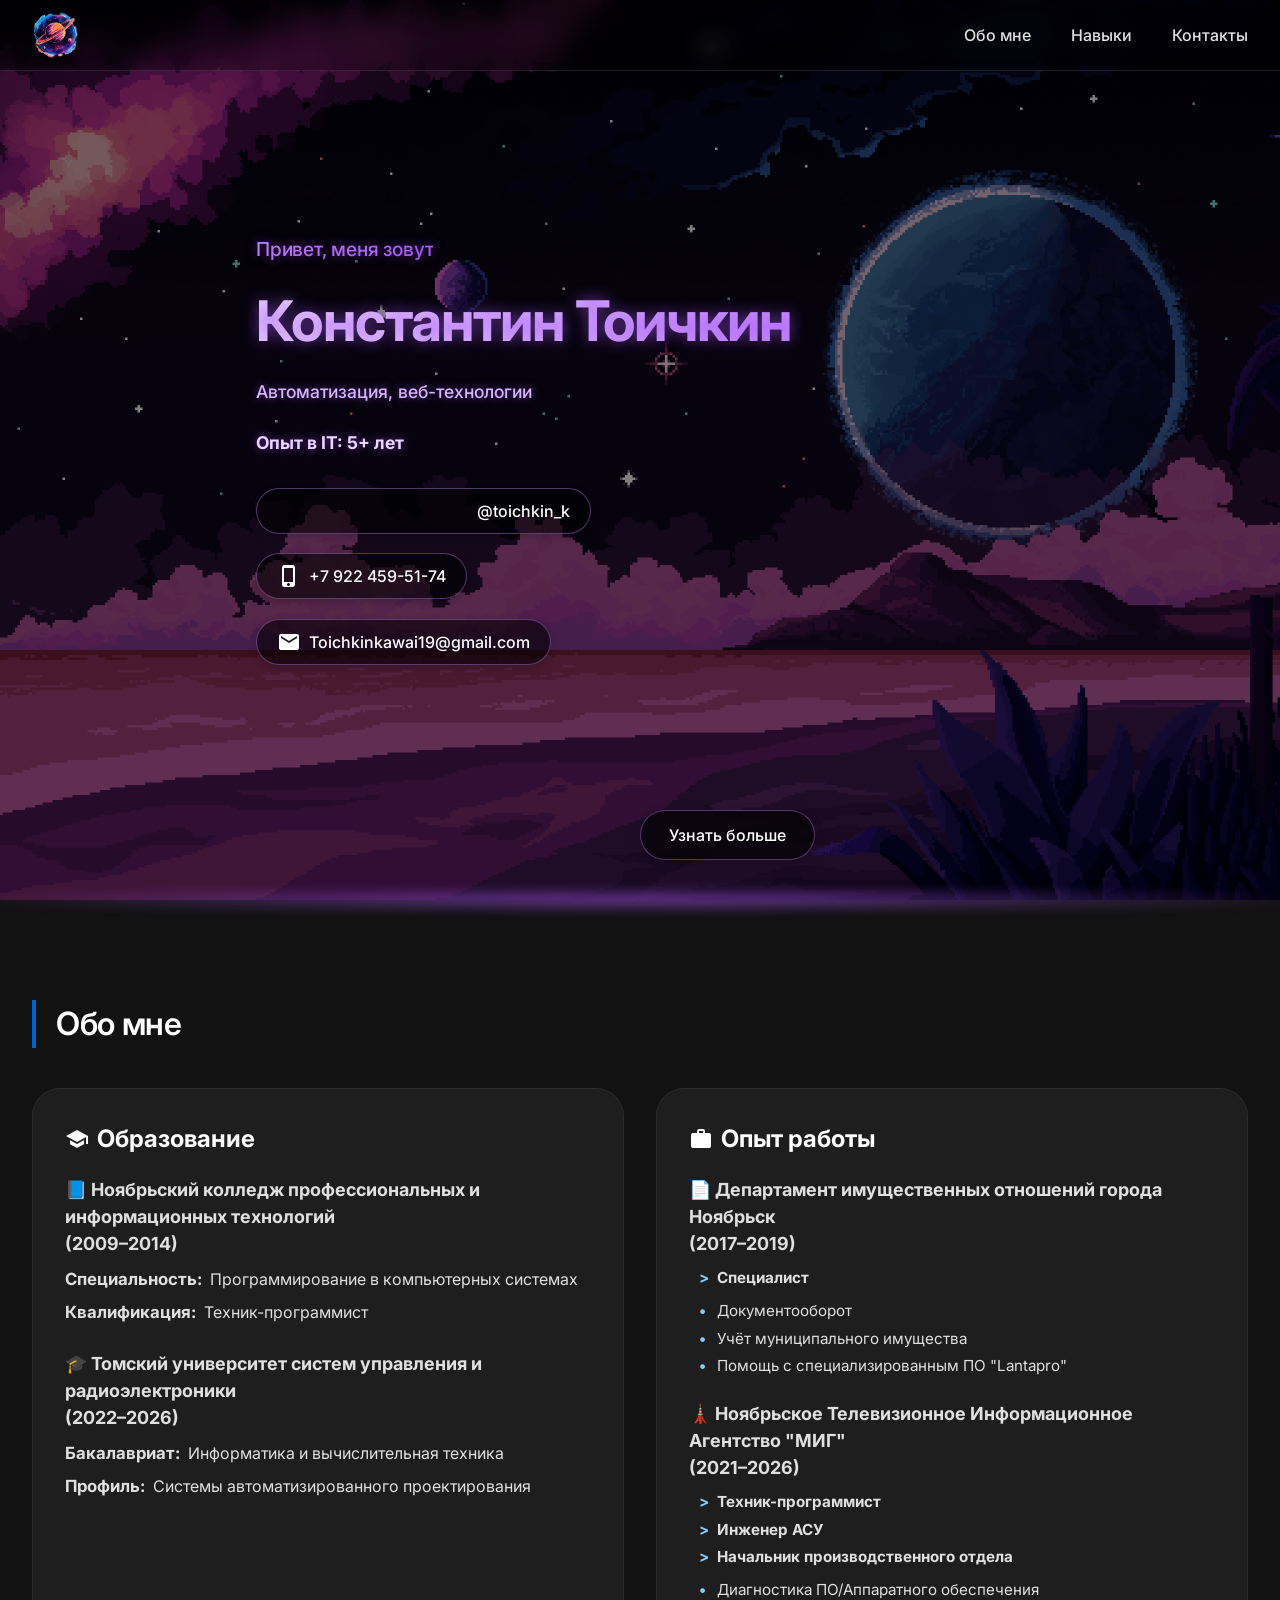
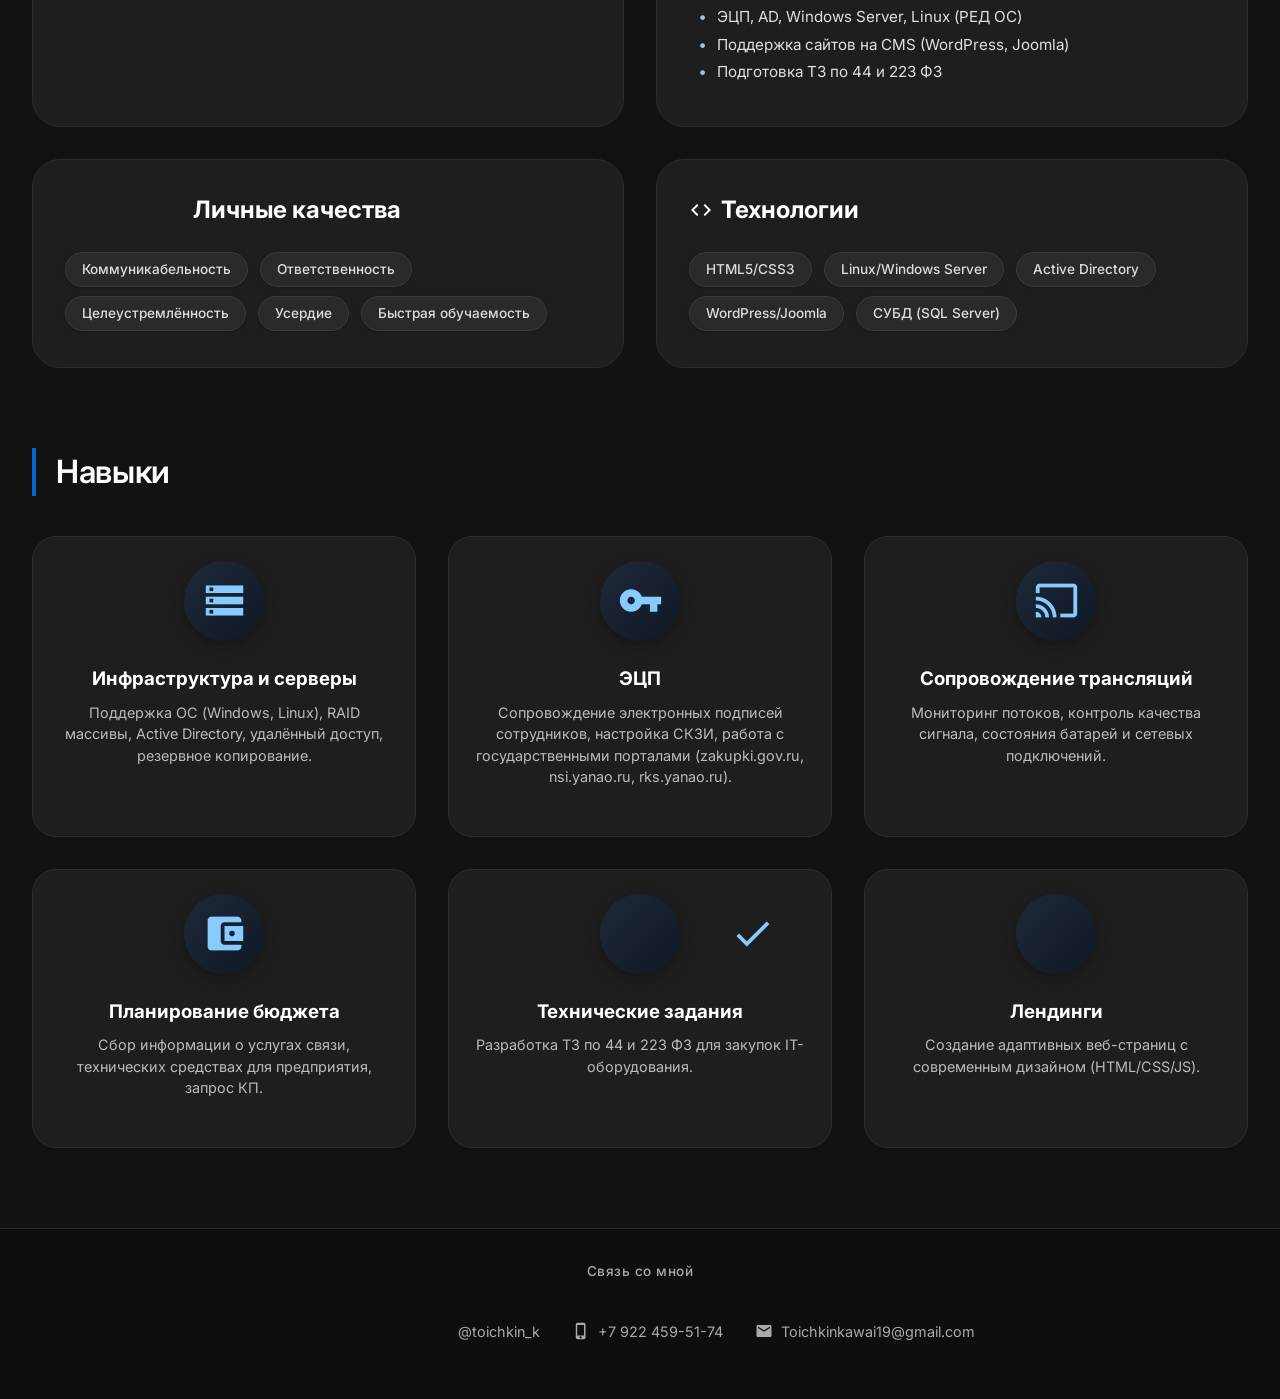
<file: index.html>
<!doctype html>
<html lang="ru">

<head>
  <meta charset="UTF-8" />
  <meta name="viewport" content="width=device-width, initial-scale=1.0, viewport-fit=cover" />
  <title>Kawai19</title>
  <link
    href="https://fonts.googleapis.com/css2?family=Inter:opsz,wght@14..32,300;14..32,400;14..32,500;14..32,600;14..32,700&display=swap"
    rel="stylesheet" />
  <link href="https://fonts.googleapis.com/icon?family=Material+Icons" rel="stylesheet" />
  <link href="land.css" rel="stylesheet" />
  <link rel="icon" href="res/planet.png" type="image/png">
</head>

<body>
  <header class="header">
    <div class="container nav-bar">
      <div class="logo">
        <img src="res/saturn.png" alt="Логотип" class="logo-img">
      </div>
      <ul class="nav-links" id="navLinks">
        <li><a href="#about">Обо мне</a></li>
        <li><a href="#skills">Навыки</a></li>
        <li><a href="#footer">Контакты</a></li>
      </ul>
      <button class="burger" id="burgerBtn" aria-label="Меню">
        <span></span><span></span><span></span>
      </button>
    </div>
  </header>

  <main>
    <section id="hero" class="hero">
      <div class="container hero-content">
        <div class="hero-greeting">Привет, меня зовут</div>
        <h1 class="hero-title">
          Константин Тоичкин<br />
        </h1>
        <p>Автоматизация, веб-технологии</p>
        <p><strong>Опыт в IT 5+ лет</strong></p>
        <div class="hero-buttons">
          <a href="https://t.me/+79224595174" target="_blank" class="btn-icon"><span
              class="material-icons">telegram</span> @toichkin_k</a>
          <a href="tel:+79224595174" class="btn-icon"><span class="material-icons">phone_iphone</span> +7 922 459-51-74</a>
          <a href="mailto:Toichkinkawai19@gmail.com" class="btn-icon"><span class="material-icons">email</span>Toichkinkawai19@gmail.com</a>
        </div>
      </div>

      <div class="floating-icon icon-main">
        <span class="material-icons"></span>
      </div>
      <div class="floating-icon icon-secondary-1">
        <span class="material-icons"></span>
      </div>
      <div class="floating-icon icon-secondary-2">
        <span class="material-icons"></span>
      </div>

      <div class="hero-more-btn">
        <a href="#about" class="btn-more">Узнать больше</a>
      </div>
    </section>

    <section id="about" class="dark-section">
      <div class="container">
        <h2 class="section-title fade-up">Обо мне</h2>
        <div class="about-grid">
          <!-- Карточка: Образование -->
          <div class="info-card edu fade-up">
            <h3><span class="material-icons">school</span> Образование</h3>
            <div class="exp-item">
              <strong style="font-size: large;">📘 Ноябрьский колледж профессиональных и информационных технологий <br />(2009–2014)</strong>
              <div><strong>Специальность:</strong> Программирование в компьютерных системах</div>
              <div><strong>Квалификация:</strong> Техник-программист</div>
            </div>
            <div class="exp-item">
              <strong style="font-size: large;"> 🎓 Томский университет систем управления и радиоэлектроники <br />(2022–2026)</strong>
              <div><strong>Бакалавриат:</strong> Информатика и вычислительная техника</div>
              <div><strong>Профиль:</strong> Системы автоматизированного проектирования</div>
            </div>
          </div>

          <!-- Карточка: Опыт работы -->
          <div class="info-card exp fade-up">
            <h3><span class="material-icons">work</span> Опыт работы</h3>
            <div class="exp-item">
              <strong style="font-size: large;">📄 Департамент имущественных отношений города Ноябрьск <br />(2017–2019)</strong>
              <ul class="career-list">
                <li>Специалист</li>
              </ul>
              <ul class="exp-list">
                <li>Документооборот</li>
                <li>Учёт муниципального имущества</li>
                <li>Помощь с специализированным ПО "Lantapro"</li>
              </ul>
            </div>
            <div class="exp-item">
              <strong style="font-size: large;">🗼 Ноябрьское Телевизионное Информационное Агентство "МИГ" <br />(2021–2026)</strong>
              <ul class="career-list">
                <li>Техник-программист</li>
                <li>Инженер АСУ</li>
                <li>Начальник производственного отдела</li>
              </ul>
              <ul class="exp-list">
                <li>Диагностика ПО/Аппаратного обеспечения</li>
                <li>ЭЦП, AD, Windows Server, Linux (РЕД ОС)</li>
                <li>Поддержка сайтов на CMS (WordPress, Joomla)</li>
                <li>Подготовка ТЗ по 44 и 223 ФЗ</li>
              </ul>
            </div>
          </div>

          <!-- Карточка: Личные качества -->
          <div class="info-card personal fade-up">
            <h3><span class="material-icons">badge</span> Личные качества</h3>
            <div>
              <span class="skill-tag">Коммуникабельность</span>
              <span class="skill-tag">Ответственность</span>
              <span class="skill-tag">Целеустремлённость</span>
              <span class="skill-tag">Усердие</span>
              <span class="skill-tag">Быстрая обучаемость</span>
            </div>
          </div>

          <!-- Карточка: Технологии -->
          <div class="info-card tech fade-up">
            <h3><span class="material-icons">code</span> Технологии</h3>
            <div>
              <span class="skill-tag">HTML5/CSS3</span>
              <span class="skill-tag">Linux/Windows Server</span>
              <span class="skill-tag">Active Directory</span>
              <span class="skill-tag">WordPress/Joomla</span>
              <span class="skill-tag">СУБД (SQL Server)</span>
            </div>
          </div>
        </div>
      </div>
    </section>

    <section id="skills" class="dark-section">
      <div class="container">
        <h2 class="section-title fade-up">Навыки</h2>
        <div class="projects-grid">
          <div class="project-card">
            <div class="project-icon"><span class="material-icons">storage</span></div>
            <div class="project-info">
              <h3>Инфраструктура и серверы</h3>
              <p>Поддержка ОС (Windows, Linux), RAID массивы, Active Directory, удалённый доступ, резервное копирование.</p>
            </div>
          </div>
          <div class="project-card">
            <div class="project-icon"><span class="material-icons">vpn_key</span></div>
            <div class="project-info">
              <h3>ЭЦП</h3>
              <p>Сопровождение электронных подписей сотрудников, настройка СКЗИ, работа с государственными порталами (zakupki.gov.ru, nsi.yanao.ru, rks.yanao.ru).</p>
            </div>
          </div>
          <div class="project-card">
            <div class="project-icon"><span class="material-icons">cast</span></div>
            <div class="project-info">
              <h3>Сопровождение трансляций</h3>
              <p>Мониторинг потоков, контроль качества сигнала, состояния батарей и сетевых подключений.</p>
            </div>
          </div>
          <div class="project-card">
            <div class="project-icon"><span class="material-icons">account_balance_wallet</span></div>
            <div class="project-info">
              <h3>Планирование бюджета</h3>
              <p>Сбор информации о услугах связи, технических средствах для предприятия, запрос КП.</p>
            </div>
          </div>
          <div class="project-card">
            <div class="project-icon"><span class="material-icons">fact_check</span></div>
            <div class="project-info">
              <h3>Технические задания</h3>
              <p>Разработка ТЗ по 44 и 223 ФЗ для закупок IT-оборудования.</p>
            </div>
          </div>
          <div class="project-card">
            <div class="project-icon"><span class="material-icons">auto_awesome</span></div>
            <div class="project-info">
              <h3>Лендинги</h3>
              <p>Создание адаптивных веб-страниц с современным дизайном (HTML/CSS/JS).</p>
            </div>
          </div>
        </div>
      </div>
    </section>
  </main>

  <footer id="footer" class="footer dark-footer">
    <div class="container">
      <div class="footer-contacts">
        <div class="footer-contacts-title">Связь со мной</div>
        <a href="https://t.me/+79224595174" target="_blank" class="footer-contact-link">
          <span class="material-icons">telegram</span> @toichkin_k
        </a>
        <a href="tel:+79224595174" class="footer-contact-link">
          <span class="material-icons">phone_iphone</span> +7 922 459-51-74
        </a>
        <a href="mailto:Toichkinkawai19@gmail.com" class="footer-contact-link">
          <span class="material-icons">email</span> Toichkinkawai19@gmail.com
        </a>
      </div>
    </div>
  </footer>

  <script src="land.js"></script>
</body>

</html>
</file>
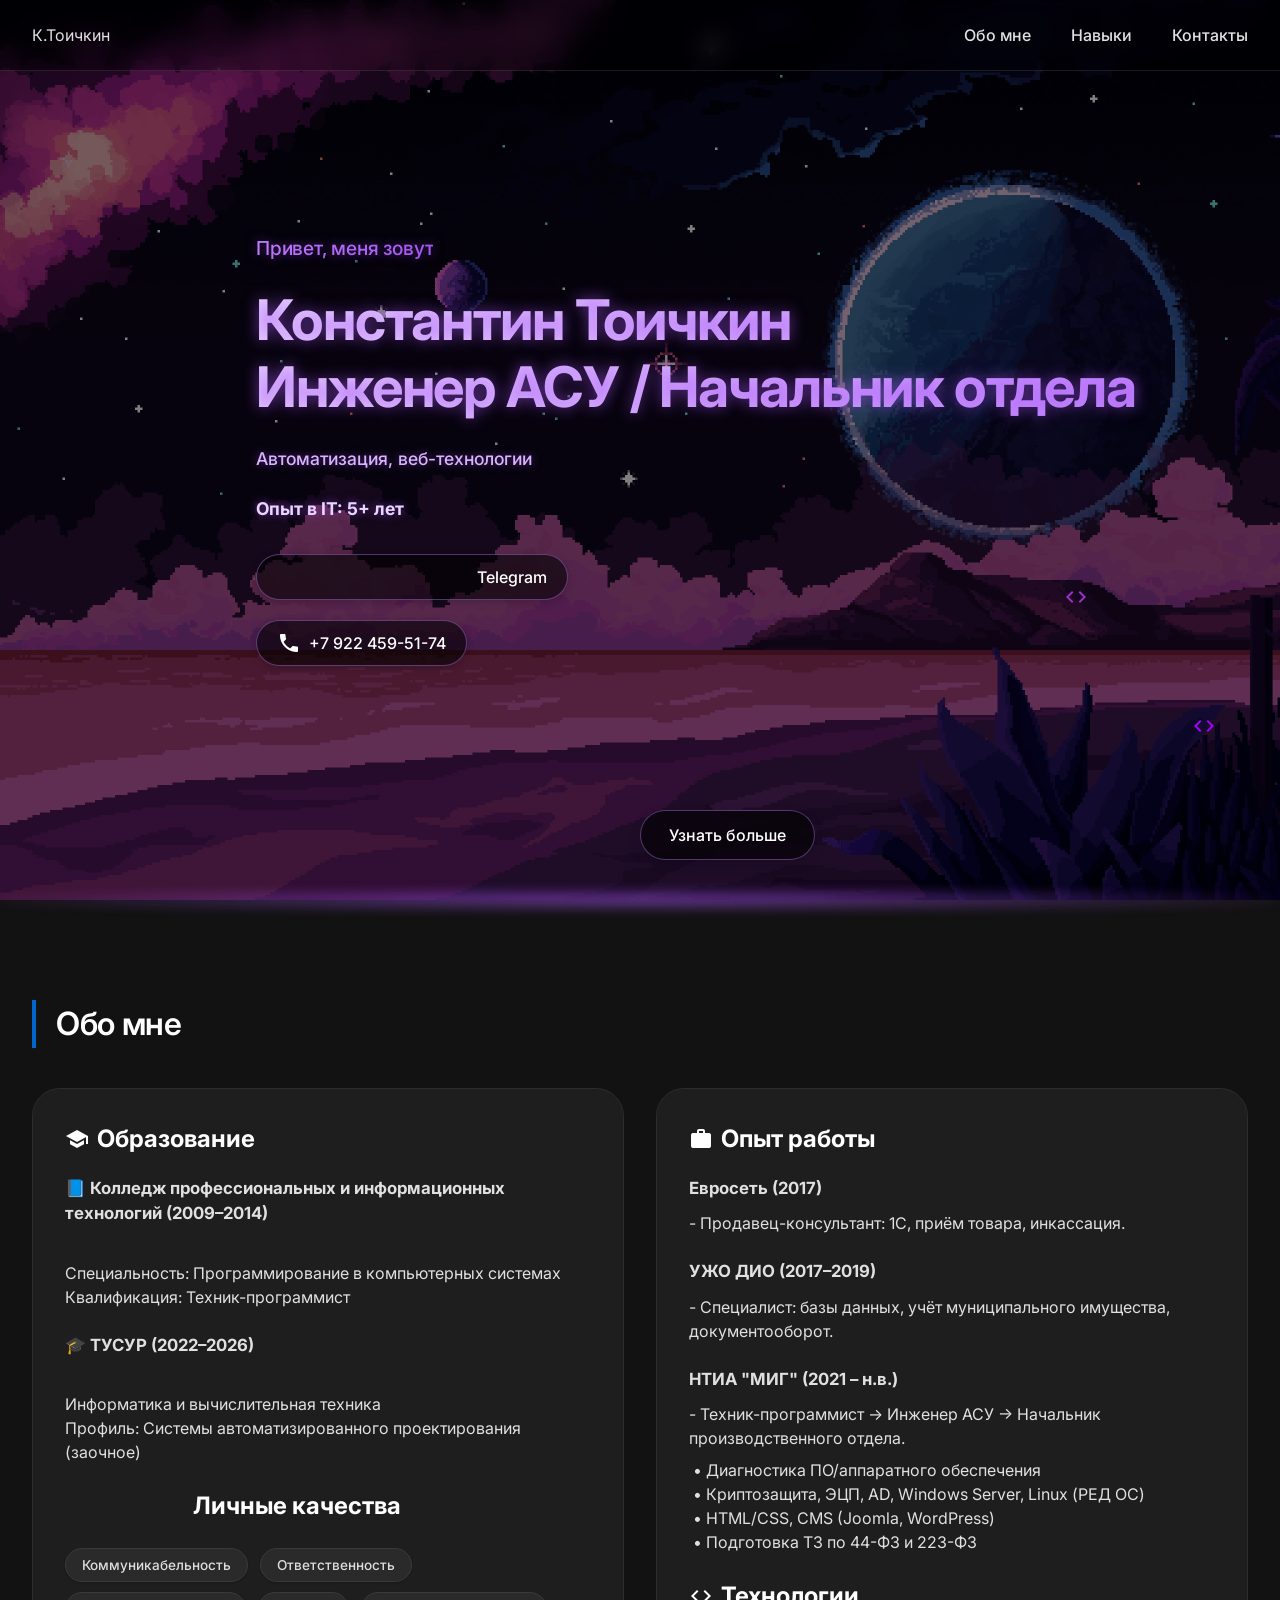
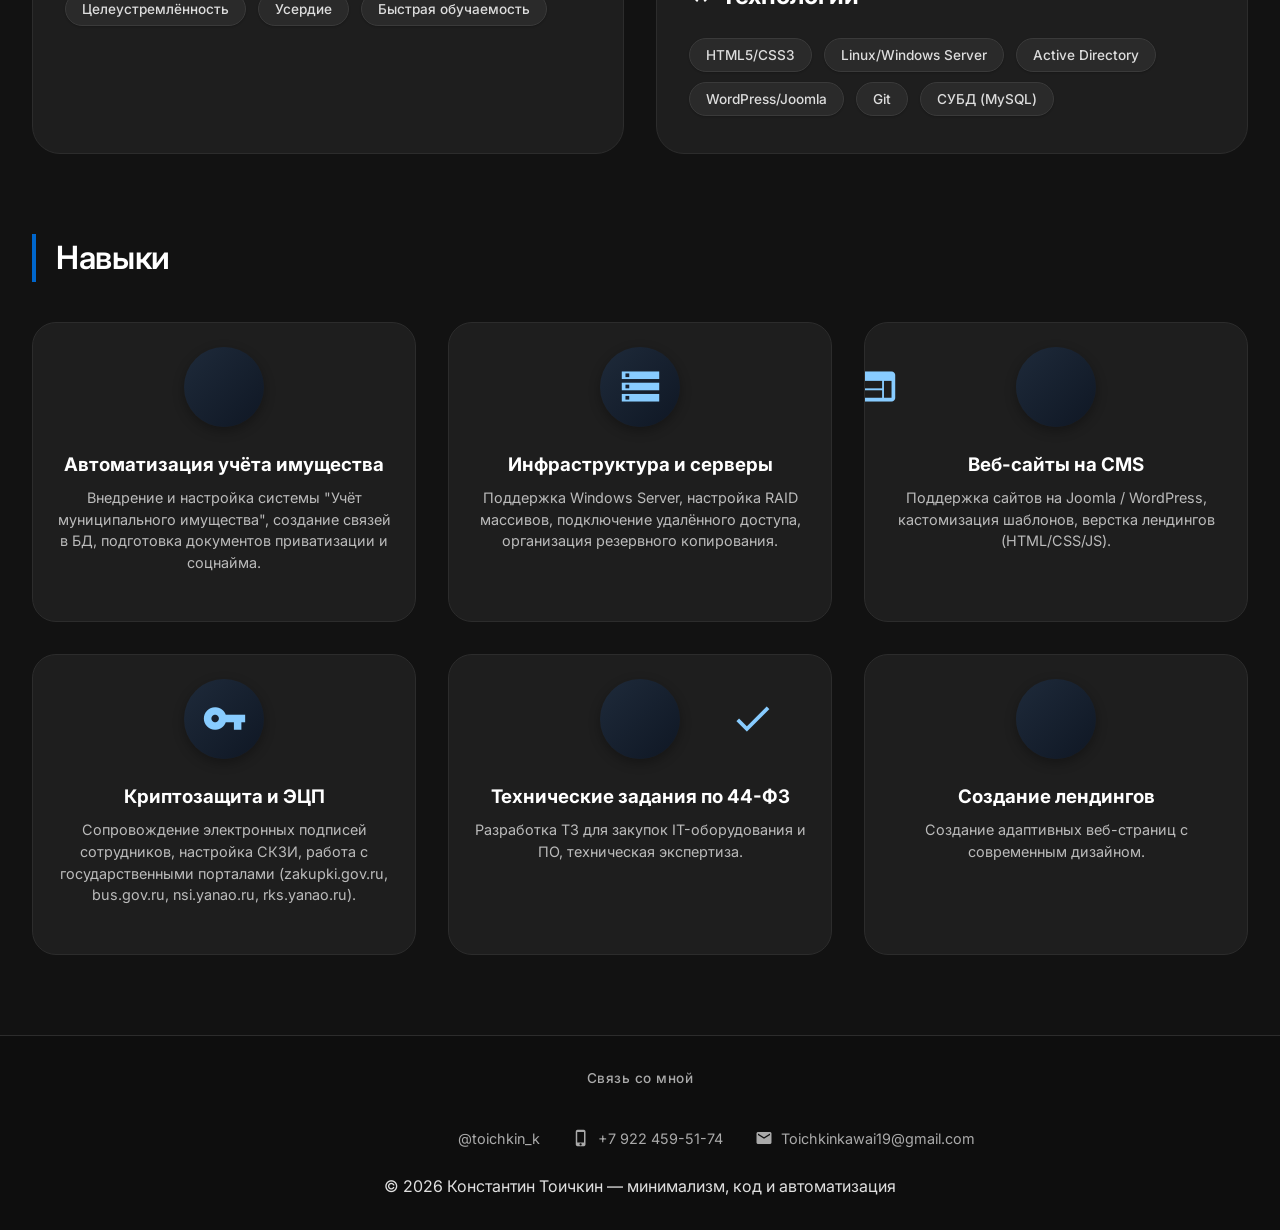
<file: landing.html>
<!doctype html>
<html lang="ru">
  <head>
    <meta charset="UTF-8" />
    <meta
      name="viewport"
      content="width=device-width, initial-scale=1.0, viewport-fit=cover"
    />
    <title>Kawai19</title>
    <!-- Google Fonts + Material Icons -->
    <link
      href="https://fonts.googleapis.com/css2?family=Inter:opsz,wght@14..32,300;14..32,400;14..32,500;14..32,600;14..32,700&display=swap"
      rel="stylesheet"
    />
    <link
      href="https://fonts.googleapis.com/icon?family=Material+Icons"
      rel="stylesheet"
    />
    <link href="land.css" rel="stylesheet" />
    <link rel="icon" href="res/planet.png" type="image/png">

  </head>
  <body>
    <header class="header">
      <div class="container nav-bar">
        <div class="logo">К.Тоичкин</div>
        <ul class="nav-links" id="navLinks">
          <li><a href="#about">Обо мне</a></li>
          <li><a href="#skills">Навыки</a></li>
          <li><a href="#footer">Контакты</a></li>
        </ul>
        <button class="burger" id="burgerBtn" aria-label="Меню">
          <span></span><span></span><span></span>
        </button>
      </div>
    </header>

    <main>
      <section class="hero">
        <div class="container hero-content">
          <div class="hero-greeting">Привет, меня зовут</div>
          <h1 class="hero-title">
            Константин Тоичкин<br />Инженер АСУ / Начальник отдела
          </h1>
          <p>Автоматизация, веб-технологии</p>
          <p><strong>Опыт в IT 5+ лет</strong></p>
          <div class="hero-buttons">
            <a href="https://t.me/+79224595174" target="_blank" class="btn-icon"
              ><span class="material-icons">telegram</span> Telegram</a
            >
            <a href="tel:+79224595174" class="btn-icon"
              ><span class="material-icons">phone</span> +7 922 459-51-74</a
            >
          </div>
        </div>

        <!-- Три плавающие иконки (значки и цвета будут заданы через JS) -->
        <div class="floating-icon icon-main">
          <span class="material-icons"></span>
        </div>
        <div class="floating-icon icon-secondary-1">
          <span class="material-icons"></span>
        </div>
        <div class="floating-icon icon-secondary-2">
          <span class="material-icons"></span>
        </div>

        <div class="hero-more-btn">
          <a href="#about" class="btn-more">Узнать больше</a>
        </div>
      </section>

      <!-- О себе / навыки / опыт (тёмная тема) -->
      <section id="about" class="dark-section">
        <div class="container">
          <h2 class="section-title fade-up">Обо мне</h2>
          <div class="about-grid">
            <div class="info-card fade-up">
              <h3><span class="material-icons">school</span> Образование</h3>
              <div class="exp-item">
                <strong
                  >📘 Колледж профессиональных и информационных технологий
                  (2009–2014)</strong
                ><br />
                Специальность: Программирование в компьютерных системах<br />
                Квалификация: Техник-программист
              </div>
              <div class="exp-item">
                <strong>🎓 ТУСУР (2022–2026)</strong><br />
                Информатика и вычислительная техника<br />
                Профиль: Системы автоматизированного проектирования (заочное)
              </div>
              <h3 style="margin-top: 1.5rem">
                <span class="material-icons">badge</span> Личные качества
              </h3>
              <div>
                <span class="skill-tag">Коммуникабельность</span>
                <span class="skill-tag">Ответственность</span>
                <span class="skill-tag">Целеустремлённость</span>
                <span class="skill-tag">Усердие</span>
                <span class="skill-tag">Быстрая обучаемость</span>
              </div>
            </div>

            <div class="info-card fade-up">
              <h3><span class="material-icons">work</span> Опыт работы</h3>
              <div class="exp-item">
                <strong>Евросеть (2017)</strong> - Продавец-консультант: 1С,
                приём товара, инкассация.
              </div>
              <div class="exp-item">
                <strong>УЖО ДИО (2017–2019)</strong> - Специалист: базы данных,
                учёт муниципального имущества, документооборот.
              </div>
              <div class="exp-item">
                <strong>НТИА "МИГ" (2021 – н.в.)</strong> - Техник-программист →
                Инженер АСУ → Начальник производственного отдела.
                <ul
                  style="margin-top: 8px; list-style: none; padding-left: 4px"
                >
                  <li>• Диагностика ПО/аппаратного обеспечения</li>
                  <li>
                    • Криптозащита, ЭЦП, AD, Windows Server, Linux (РЕД ОС)
                  </li>
                  <li>• HTML/CSS, CMS (Joomla, WordPress)</li>
                  <li>• Подготовка ТЗ по 44-ФЗ и 223-ФЗ</li>
                </ul>
              </div>
              <h3 style="margin-top: 1rem">
                <span class="material-icons">code</span> Технологии
              </h3>
              <div>
                <span class="skill-tag">HTML5/CSS3</span>
                <span class="skill-tag">Linux/Windows Server</span>
                <span class="skill-tag">Active Directory</span>
                <span class="skill-tag">WordPress/Joomla</span>
                <span class="skill-tag">Git</span>
                <span class="skill-tag">СУБД (MySQL)</span>
              </div>
            </div>
          </div>
        </div>
      </section>

      <!-- Секция "Навыки" (тёмная) с обновлёнными иконками -->
      <section id="skills" class="dark-section">
        <div class="container">
          <h2 class="section-title fade-up">Навыки</h2>
          <div class="projects-grid">
            <div class="project-card">
              <div class="project-icon">
                <span class="material-icons">inventory_2</span>
              </div>
              <div class="project-info">
                <h3>Автоматизация учёта имущества</h3>
                <p>
                  Внедрение и настройка системы "Учёт муниципального имущества",
                  создание связей в БД, подготовка документов приватизации и
                  соцнайма.
                </p>
              </div>
            </div>
            <div class="project-card">
              <div class="project-icon">
                <span class="material-icons">storage</span>
              </div>
              <div class="project-info">
                <h3>Инфраструктура и серверы</h3>
                <p>
                  Поддержка Windows Server, настройка RAID массивов, подключение
                  удалённого доступа, организация резервного копирования.
                </p>
              </div>
            </div>
            <div class="project-card">
              <div class="project-icon">
                <span class="material-icons">web_stories</span>
              </div>
              <div class="project-info">
                <h3>Веб-сайты на CMS</h3>
                <p>
                  Поддержка сайтов на Joomla / WordPress, кастомизация шаблонов,
                  верстка лендингов (HTML/CSS/JS).
                </p>
              </div>
            </div>
            <div class="project-card">
              <div class="project-icon">
                <span class="material-icons">vpn_key</span>
              </div>
              <div class="project-info">
                <h3>Криптозащита и ЭЦП</h3>
                <p>
                  Сопровождение электронных подписей сотрудников, настройка
                  СКЗИ, работа с государственными порталами (zakupki.gov.ru,
                  bus.gov.ru, nsi.yanao.ru, rks.yanao.ru).
                </p>
              </div>
            </div>
            <div class="project-card">
              <div class="project-icon">
                <span class="material-icons">fact_check</span>
              </div>
              <div class="project-info">
                <h3>Технические задания по 44-ФЗ</h3>
                <p>
                  Разработка ТЗ для закупок IT-оборудования и ПО, техническая
                  экспертиза.
                </p>
              </div>
            </div>
            <div class="project-card">
              <div class="project-icon">
                <span class="material-icons">auto_awesome</span>
              </div>
              <div class="project-info">
                <h3>Создание лендингов</h3>
                <p>Создание адаптивных веб-страниц с современным дизайном.</p>
              </div>
            </div>
          </div>
        </div>
      </section>
    </main>

    <footer id="footer" class="footer dark-footer">
      <div class="container">
        <div class="footer-contacts">
          <div class="footer-contacts-title">Связь со мной</div>
          <a
            href="https://t.me/+79224595174"
            target="_blank"
            class="footer-contact-link"
          >
            <span class="material-icons">telegram</span> @toichkin_k
          </a>
          <a href="tel:+79224595174" class="footer-contact-link">
            <span class="material-icons">phone_iphone</span> +7 922 459-51-74
          </a>
          <a
            href="mailto:Toichkinkawai19@gmail.com"
            class="footer-contact-link"
          >
            <span class="material-icons">email</span> Toichkinkawai19@gmail.com
          </a>
        </div>
        <div class="footer-copyright">
          © 2026 Константин Тоичкин — минимализм, код и автоматизация
        </div>
      </div>
    </footer>

    <script src="land.js"></script>
  </body>
</html>
</file>
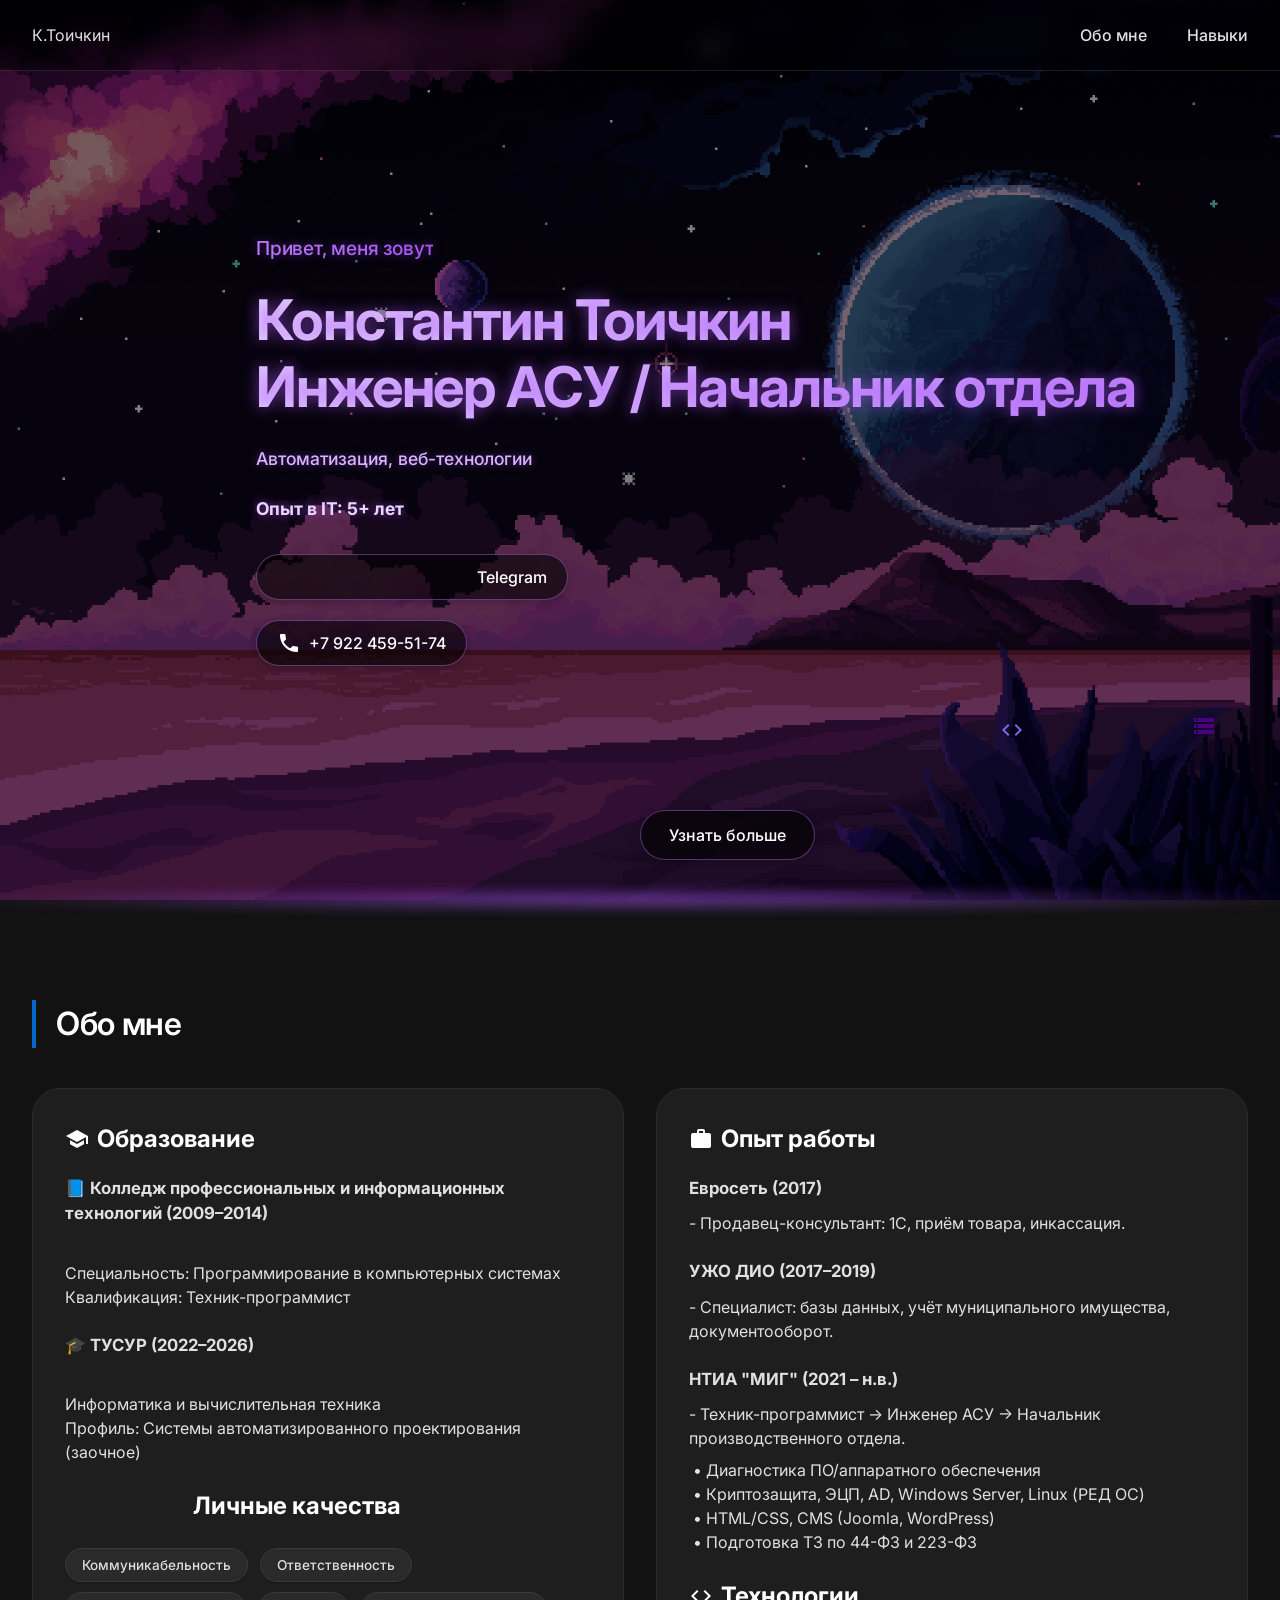
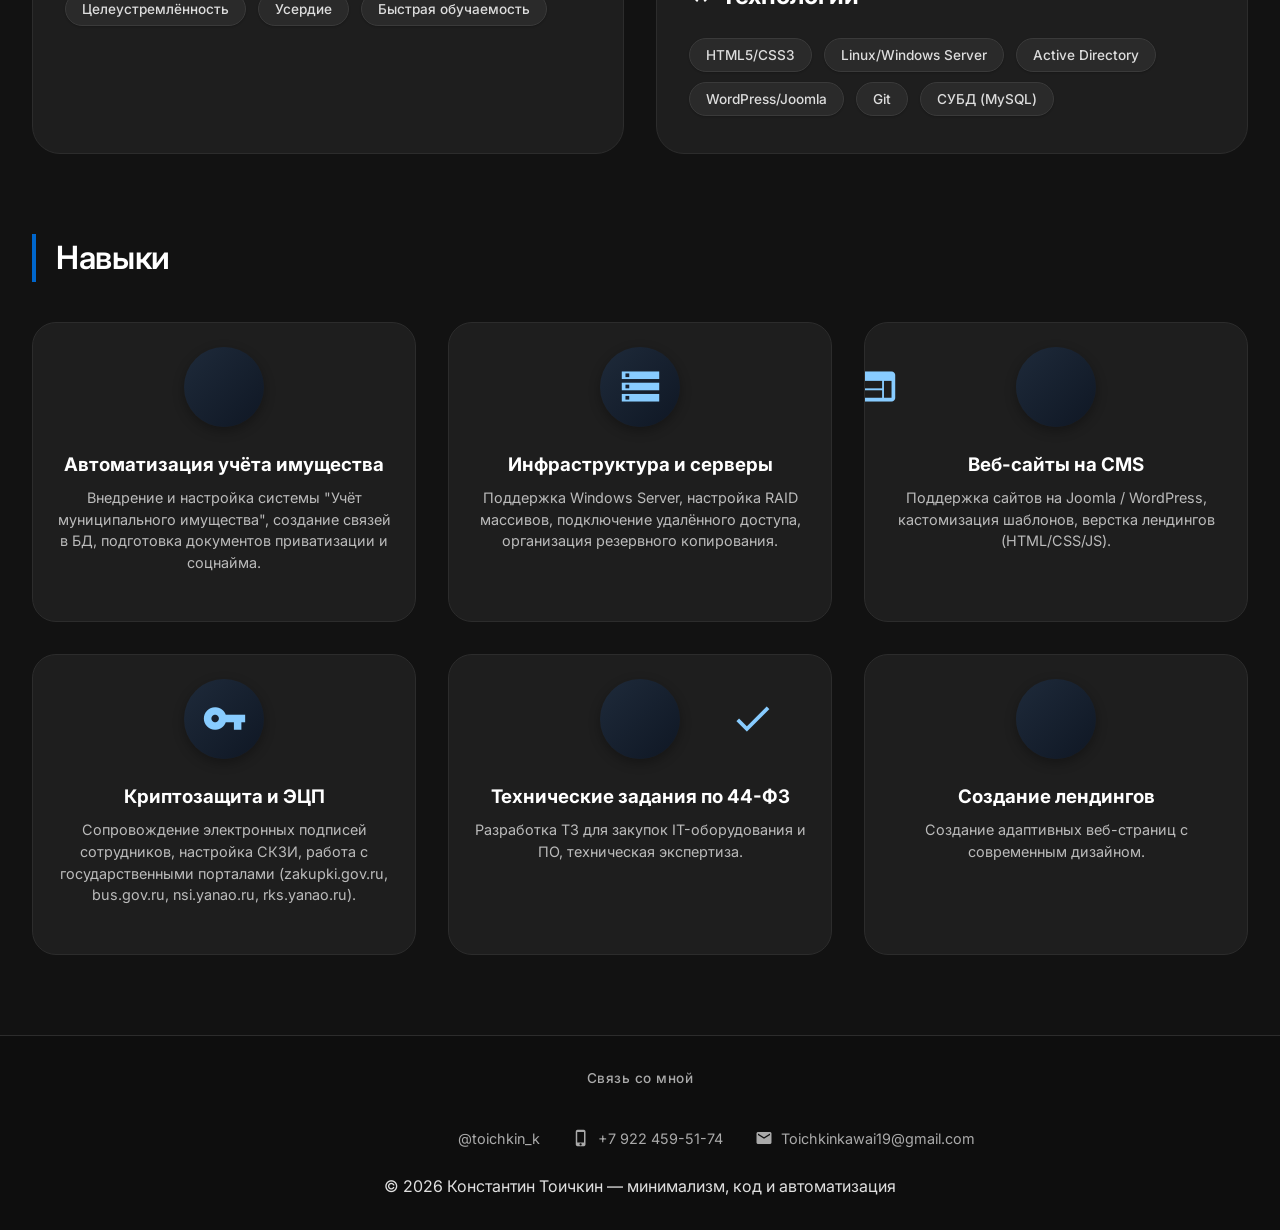
<file: main.html>
<!doctype html>
<html lang="ru">
  <head>
    <meta charset="UTF-8" />
    <meta
      name="viewport"
      content="width=device-width, initial-scale=1.0, viewport-fit=cover"
    />
    <title>Kawai19</title>
    <!-- Google Fonts + Material Icons -->
    <link
      href="https://fonts.googleapis.com/css2?family=Inter:opsz,wght@14..32,300;14..32,400;14..32,500;14..32,600;14..32,700&display=swap"
      rel="stylesheet"
    />
    <link
      href="https://fonts.googleapis.com/icon?family=Material+Icons"
      rel="stylesheet"
    />
    <link href="land.css" rel="stylesheet" />
    <link rel="icon" href="res/planet.png" sizes="512x512" type="image/png">

  </head>
  <body>
    <header class="header">
      <div class="container nav-bar">
        <div class="logo">К.Тоичкин</div>
        <ul class="nav-links" id="navLinks">
          <li><a href="#about">Обо мне</a></li>
          <li><a href="#skills">Навыки</a></li>
        </ul>
        <button class="burger" id="burgerBtn" aria-label="Меню">
          <span></span><span></span><span></span>
        </button>
      </div>
    </header>

    <main>
      <section class="hero">
        <div class="container hero-content">
          <div class="hero-greeting">Привет, меня зовут</div>
          <h1 class="hero-title">
            Константин Тоичкин<br />Инженер АСУ / Начальник отдела
          </h1>
          <p>Автоматизация, веб-технологии</p>
          <p><strong>Опыт в IT 5+ лет</strong></p>
          <div class="hero-buttons">
            <a href="https://t.me/+79224595174" target="_blank" class="btn-icon"
              ><span class="material-icons">telegram</span> Telegram</a
            >
            <a href="tel:+79224595174" class="btn-icon"
              ><span class="material-icons">phone</span> +7 922 459-51-74</a
            >
          </div>
        </div>

        <!-- Три плавающие иконки (значки и цвета будут заданы через JS) -->
        <div class="floating-icon icon-main">
          <span class="material-icons"></span>
        </div>
        <div class="floating-icon icon-secondary-1">
          <span class="material-icons"></span>
        </div>
        <div class="floating-icon icon-secondary-2">
          <span class="material-icons"></span>
        </div>

        <div class="hero-more-btn">
          <a href="#about" class="btn-more">Узнать больше</a>
        </div>
      </section>

      <!-- О себе / навыки / опыт (тёмная тема) -->
      <section id="about" class="dark-section">
        <div class="container">
          <h2 class="section-title fade-up">Обо мне</h2>
          <div class="about-grid">
            <div class="info-card fade-up">
              <h3><span class="material-icons">school</span> Образование</h3>
              <div class="exp-item">
                <strong
                  >📘 Колледж профессиональных и информационных технологий
                  (2009–2014)</strong
                ><br />
                Специальность: Программирование в компьютерных системах<br />
                Квалификация: Техник-программист
              </div>
              <div class="exp-item">
                <strong>🎓 ТУСУР (2022–2026)</strong><br />
                Информатика и вычислительная техника<br />
                Профиль: Системы автоматизированного проектирования (заочное)
              </div>
              <h3 style="margin-top: 1.5rem">
                <span class="material-icons">badge</span> Личные качества
              </h3>
              <div>
                <span class="skill-tag">Коммуникабельность</span>
                <span class="skill-tag">Ответственность</span>
                <span class="skill-tag">Целеустремлённость</span>
                <span class="skill-tag">Усердие</span>
                <span class="skill-tag">Быстрая обучаемость</span>
              </div>
            </div>

            <div class="info-card fade-up">
              <h3><span class="material-icons">work</span> Опыт работы</h3>
              <div class="exp-item">
                <strong>Евросеть (2017)</strong> - Продавец-консультант: 1С,
                приём товара, инкассация.
              </div>
              <div class="exp-item">
                <strong>УЖО ДИО (2017–2019)</strong> - Специалист: базы данных,
                учёт муниципального имущества, документооборот.
              </div>
              <div class="exp-item">
                <strong>НТИА "МИГ" (2021 – н.в.)</strong> - Техник-программист →
                Инженер АСУ → Начальник производственного отдела.
                <ul
                  style="margin-top: 8px; list-style: none; padding-left: 4px"
                >
                  <li>• Диагностика ПО/аппаратного обеспечения</li>
                  <li>
                    • Криптозащита, ЭЦП, AD, Windows Server, Linux (РЕД ОС)
                  </li>
                  <li>• HTML/CSS, CMS (Joomla, WordPress)</li>
                  <li>• Подготовка ТЗ по 44-ФЗ и 223-ФЗ</li>
                </ul>
              </div>
              <h3 style="margin-top: 1rem">
                <span class="material-icons">code</span> Технологии
              </h3>
              <div>
                <span class="skill-tag">HTML5/CSS3</span>
                <span class="skill-tag">Linux/Windows Server</span>
                <span class="skill-tag">Active Directory</span>
                <span class="skill-tag">WordPress/Joomla</span>
                <span class="skill-tag">Git</span>
                <span class="skill-tag">СУБД (MySQL)</span>
              </div>
            </div>
          </div>
        </div>
      </section>

      <!-- Секция "Навыки" (тёмная) с обновлёнными иконками -->
      <section id="skills" class="dark-section">
        <div class="container">
          <h2 class="section-title fade-up">Навыки</h2>
          <div class="projects-grid">
            <div class="project-card">
              <div class="project-icon">
                <span class="material-icons">inventory_2</span>
              </div>
              <div class="project-info">
                <h3>Автоматизация учёта имущества</h3>
                <p>
                  Внедрение и настройка системы "Учёт муниципального имущества",
                  создание связей в БД, подготовка документов приватизации и
                  соцнайма.
                </p>
              </div>
            </div>
            <div class="project-card">
              <div class="project-icon">
                <span class="material-icons">storage</span>
              </div>
              <div class="project-info">
                <h3>Инфраструктура и серверы</h3>
                <p>
                  Поддержка Windows Server, настройка RAID массивов, подключение
                  удалённого доступа, организация резервного копирования.
                </p>
              </div>
            </div>
            <div class="project-card">
              <div class="project-icon">
                <span class="material-icons">web_stories</span>
              </div>
              <div class="project-info">
                <h3>Веб-сайты на CMS</h3>
                <p>
                  Поддержка сайтов на Joomla / WordPress, кастомизация шаблонов,
                  верстка лендингов (HTML/CSS/JS).
                </p>
              </div>
            </div>
            <div class="project-card">
              <div class="project-icon">
                <span class="material-icons">vpn_key</span>
              </div>
              <div class="project-info">
                <h3>Криптозащита и ЭЦП</h3>
                <p>
                  Сопровождение электронных подписей сотрудников, настройка
                  СКЗИ, работа с государственными порталами (zakupki.gov.ru,
                  bus.gov.ru, nsi.yanao.ru, rks.yanao.ru).
                </p>
              </div>
            </div>
            <div class="project-card">
              <div class="project-icon">
                <span class="material-icons">fact_check</span>
              </div>
              <div class="project-info">
                <h3>Технические задания по 44-ФЗ</h3>
                <p>
                  Разработка ТЗ для закупок IT-оборудования и ПО, техническая
                  экспертиза.
                </p>
              </div>
            </div>
            <div class="project-card">
              <div class="project-icon">
                <span class="material-icons">auto_awesome</span>
              </div>
              <div class="project-info">
                <h3>Создание лендингов</h3>
                <p>Создание адаптивных веб-страниц с современным дизайном.</p>
              </div>
            </div>
          </div>
        </div>
      </section>
    </main>

    <footer class="footer dark-footer">
      <div class="container">
        <div class="footer-contacts">
          <div class="footer-contacts-title">Связь со мной</div>
          <a
            href="https://t.me/+79224595174"
            target="_blank"
            class="footer-contact-link"
          >
            <span class="material-icons">telegram</span> @toichkin_k
          </a>
          <a href="tel:+79224595174" class="footer-contact-link">
            <span class="material-icons">phone_iphone</span> +7 922 459-51-74
          </a>
          <a
            href="mailto:Toichkinkawai19@gmail.com"
            class="footer-contact-link"
          >
            <span class="material-icons">email</span> Toichkinkawai19@gmail.com
          </a>
        </div>
        <div class="footer-copyright">
          © 2026 Константин Тоичкин — минимализм, код и автоматизация
        </div>
      </div>
    </footer>

    <script src="land.js"></script>
  </body>
</html>
</file>
<file: land.css>
* {
  margin: 0;
  padding: 0;
  box-sizing: border-box;
}

body {
  font-family: 'Inter', sans-serif;
  background-color: #121212;
  color: #e0e0e0;
  line-height: 1.5;
  scroll-behavior: smooth;
}

.container {
  max-width: 1280px;
  margin: 0 auto;
  padding: 0 32px;
}

/* СТЕКЛЯННЫЙ HEADER */
.header {
  position: fixed;
  top: 0;
  left: 0;
  width: 100%;
  background: rgba(0, 0, 0, 0.3);
  backdrop-filter: blur(12px);
  -webkit-backdrop-filter: blur(12px);
  z-index: 1500;
  border-bottom: 1px solid rgba(255, 255, 255, 0.1);
  transition: all 0.2s ease;
}

.nav-bar {
  display: flex;
  justify-content: space-between;
  align-items: center;
  height: 70px;
}

.logo {
  display: flex;
  align-items: center;
  cursor: pointer;
}

.logo-img {
  height: 48px;
  width: auto;
  transition: transform 0.2s ease;
  filter: drop-shadow(0 2px 4px rgba(0, 0, 0, 0.3));
}

.logo-img:hover {
  transform: scale(1.05);
}

.nav-links {
  display: flex;
  gap: 2.5rem;
  list-style: none;
}

.nav-links a {
  text-decoration: none;
  font-weight: 500;
  color: #e0e0e0;
  transition: color 0.2s;
  font-size: 1rem;
}

.nav-links a:hover {
  color: #0066cc;
}

.burger {
  display: none;
  cursor: pointer;
  background: none;
  border: none;
  width: 32px;
  height: 32px;
  position: relative;
  z-index: 2001;
}

.burger span {
  display: block;
  width: 24px;
  height: 2px;
  background: #e0e0e0;
  margin: 5px 0;
  transition: 0.3s;
  border-radius: 2px;
}

section {
  padding: 100px 0 80px;
}

.dark-section {
  background-color: #121212;
  color: #e0e0e0;
  background: url('res/star_sky.jpg') center/cover fixed no-repeat;
}

.hero {
  min-height: 100vh;
  display: flex;
  align-items: center;
  padding-top: 80px;
  background-image: url('res/pixbeach.gif');
  background-size: cover;
  background-position: center;
  background-repeat: no-repeat;
  position: relative;
  overflow: hidden;
}

.hero::before {
  content: '';
  position: absolute;
  top: 0;
  left: 0;
  width: 100%;
  height: 100%;
  background: rgba(0, 0, 0, 0.5);
  z-index: 1;
}

.hero .container {
  max-width: 100%;
  margin: 0;
  padding: 0;
  width: 100%;
}

.hero .hero-content {
  display: flex;
  flex-direction: column;
  align-items: flex-start;
  text-align: left;
  gap: 1.5rem;
  position: relative;
  z-index: 2;
  width: 100%;
  max-width: 700px;
  padding-left: 16rem;
}

.hero-content p {
  opacity: 0;
  transform: translateY(20px);
  animation: fadeUp 0.6s ease forwards;
  color: #d8b4fe;
  font-size: 1.1rem;
  text-shadow: 0 0 8px rgba(168, 85, 247, 0.5);
  font-weight: 500;
}

.hero-content p:first-of-type {
  animation-delay: 0.3s;
}

.hero-content p:last-of-type {
  animation-delay: 0.45s;
}

.hero-content p strong {
  color: #e9d5ff;
  text-shadow: 0 0 10px rgba(168, 85, 247, 0.6);
}

.hero-greeting {
  font-size: 1.2rem;
  font-weight: 500;
  letter-spacing: -0.2px;
  background: linear-gradient(135deg, #c084fc, #a855f7);
  background-clip: text;
  -webkit-background-clip: text;
  color: transparent;
  text-shadow: 0 0 12px rgba(168, 85, 247, 0.5);
  opacity: 0;
  transform: translateY(20px);
  animation: fadeUp 0.6s ease forwards;
}

.hero-title {
  font-size: clamp(2rem, 6vw, 3.5rem);
  font-weight: 700;
  line-height: 1.2;
  letter-spacing: -0.02em;
  background: linear-gradient(135deg, #e9d5ff, #c084fc);
  background-clip: text;
  -webkit-background-clip: text;
  color: transparent;
  text-shadow: 0 0 15px rgba(168, 85, 247, 0.6);
  opacity: 0;
  transform: translateY(30px);
  animation: fadeUp 0.6s ease 0.15s forwards;
  white-space: nowrap;
}

.hero-buttons {
  display: flex;
  gap: 1.2rem;
  flex-wrap: wrap;
  margin-top: 0.5rem;
  opacity: 0;
  transform: translateY(20px);
  animation: fadeUp 0.6s ease 0.6s forwards;
}

.btn-icon {
  display: inline-flex;
  align-items: center;
  gap: 8px;
  background: rgba(0, 0, 0, 0.6);
  backdrop-filter: blur(8px);
  padding: 10px 20px;
  border-radius: 40px;
  text-decoration: none;
  color: #ffffff;
  font-weight: 500;
  transition: all 0.25s;
  border: 1px solid rgba(192, 132, 252, 0.4);
  box-shadow: 0 2px 8px rgba(0, 0, 0, 0.2);
}

.btn-icon:hover {
  background: rgba(0, 0, 0, 0.8);
  border-color: #c084fc;
  transform: translateY(-3px);
  box-shadow: 0 0 15px rgba(168, 85, 247, 0.4);
  color: #f0f0f0;
}

.hero-more-btn {
  position: absolute;
  bottom: 40px;
  left: 50%;
  transform: translateX(-50%);
  z-index: 3;
  opacity: 0;
  animation: fadeUp 0.6s ease 0.6s forwards;
}

.btn-more {
  display: inline-block;
  background: rgba(0, 0, 0, 0.6);
  backdrop-filter: blur(8px);
  color: #ffffff;
  padding: 12px 28px;
  border-radius: 40px;
  text-decoration: none;
  font-weight: 500;
  font-size: 1rem;
  transition: all 0.3s ease;
  border: 1px solid rgba(192, 132, 252, 0.4);
  box-shadow: 0 4px 12px rgba(0, 0, 0, 0.2);
}

.btn-more:hover {
  background: rgba(0, 0, 0, 0.8);
  border-color: #c084fc;
  transform: translateY(-3px);
  box-shadow: 0 0 18px rgba(168, 85, 247, 0.5);
  color: #f0f0f0;
}

.floating-icon {
  position: absolute;
  pointer-events: none;
  z-index: 2;
  font-size: 70px;
  animation: float 5s infinite ease-in-out;
  transition: color 0.2s ease;
}

.icon-main {
  right: 5%;
  bottom: 15%;
  animation-duration: 5s;
}

.icon-secondary-1 {
  right: 15%;
  bottom: 30%;
  font-size: 55px;
  animation-duration: 6s;
  animation-delay: -1s;
}

.icon-secondary-2 {
  right: 20%;
  bottom: 15%;
  font-size: 60px;
  animation-duration: 4.5s;
  animation-delay: -2s;
}

@keyframes float {
  0% {
    transform: translateY(0px) rotate(0deg);
  }
  50% {
    transform: translateY(-20px) rotate(5deg);
  }
  100% {
    transform: translateY(0px) rotate(0deg);
  }
}

@keyframes fadeUp {
  to {
    opacity: 1;
    transform: translateY(0);
  }
}

.section-title {
  font-size: 2rem;
  font-weight: 600;
  letter-spacing: -0.01em;
  margin-bottom: 2.5rem;
  border-left: 4px solid #0066cc;
  padding-left: 20px;
  color: #ffffff;
}

.about-grid {
  display: grid;
  grid-template-columns: 1fr 1fr;
  gap: 2rem;
  align-items: stretch;
}

.edu {
  grid-column: 1 / 2;
  grid-row: 1 / 2;
}
.exp {
  grid-column: 2 / 3;
  grid-row: 1 / 2;
}
.personal {
  grid-column: 1 / 2;
  grid-row: 2 / 3;
}
.tech {
  grid-column: 2 / 3;
  grid-row: 2 / 3;
}

@media (max-width: 900px) {
  .about-grid {
    grid-template-columns: 1fr;
    gap: 1.5rem;
  }
  .edu, .exp, .personal, .tech {
    grid-column: auto;
    grid-row: auto;
  }
  .edu { order: 1; }
  .exp { order: 2; }
  .personal { order: 3; }
  .tech { order: 4; }
}

.info-card {
  background: #1e1e1e;
  border-radius: 28px;
  padding: 2rem;
  transition: transform 0.2s, box-shadow 0.2s;
  color: #e0e0e0;
  border: 1px solid #2c2c2c;
}

.info-card:hover {
  transform: translateY(-5px);
  box-shadow: 0 20px 30px -12px rgba(0, 0, 0, 0.3);
}

.info-card h3 {
  font-size: 1.5rem;
  margin-bottom: 1.2rem;
  display: flex;
  align-items: center;
  gap: 8px;
  color: #ffffff;
}

.exp-item strong {
  display: flex;
  align-items: center;
  gap: 8px;
  margin-bottom: 10px;
  font-size: 1.05rem;
}

.exp-list {
  list-style: none;
  padding-left: 28px;
  margin: 8px 0 12px 0;
}

.exp-list li {
  position: relative;
  margin-bottom: 6px;
  font-size: 0.95rem;
  line-height: 1.4;
}

.exp-list li::before {
  content: "•";
  color: #88ccff;
  font-weight: bold;
  position: absolute;
  left: -18px;
}

.info-card .exp-item:not(:last-child) {
  margin-bottom: 1.5rem;
}

.career-list {
  list-style: none;
  margin: 8px 0 12px 0;
  padding-left: 28px;
}

.career-list li {
  position: relative;
  margin-bottom: 6px;
  font-size: 0.95rem;
  line-height: 1.4;
  font-weight: 700;  /* Сделали жирнее (было 600, теперь 700) */
}

.career-list li::before {
  content: ">";
  color: #88ccff;
  font-weight: bold;
  position: absolute;
  left: -18px;
  top: 0;
}

.skill-tag {
  background: #2a2a2a;
  border-radius: 40px;
  padding: 6px 16px;
  display: inline-block;
  margin: 0.3rem 0.5rem 0.3rem 0;
  font-size: 0.85rem;
  font-weight: 500;
  box-shadow: 0 1px 2px rgba(0, 0, 0, 0.2);
  border: 1px solid #3a3a3a;
  color: #ddd;
}

.projects-grid {
  display: grid;
  grid-template-columns: repeat(auto-fill, minmax(320px, 1fr));
  gap: 2rem;
}

.project-card {
  background: #1e1e1e;
  border-radius: 24px;
  overflow: hidden;
  border: 1px solid #2c2c2c;
  transition: all 0.3s ease;
  opacity: 0;
  transform: translateY(20px);
  text-align: center;
  padding-bottom: 1.2rem;
}

.project-card.visible {
  opacity: 1;
  transform: translateY(0);
}

.project-card:hover {
  border-color: #0066cc;
  box-shadow: 0 20px 30px -12px rgba(0, 102, 204, 0.2);
  transform: translateY(-6px);
}

.project-icon {
  background: linear-gradient(135deg, #1e2a3a 0%, #0f1724 100%);
  border-radius: 60px;
  width: 80px;
  height: 80px;
  margin: 1.5rem auto 0.5rem;
  display: flex;
  align-items: center;
  justify-content: center;
  transition: all 0.25s ease;
  box-shadow: 0 4px 12px rgba(0, 0, 0, 0.3);
}

.project-icon .material-icons {
  font-size: 2.8rem;
  color: #88ccff;
  transition: transform 0.2s, color 0.2s;
}

.project-card:hover .project-icon {
  transform: translateY(-5px);
  box-shadow: 0 12px 20px rgba(0, 102, 204, 0.2);
}

.project-card:hover .material-icons {
  color: #ffffff;
  transform: scale(1.05);
}

.project-info {
  padding: 1rem 1.5rem 1.8rem;
}

.project-info h3 {
  margin-bottom: 0.5rem;
  color: #ffffff;
}

.project-info p {
  color: #bbbbbb;
  font-size: 0.9rem;
}

.footer {
  border-top: 1px solid #2c2c2c;
  text-align: center;
  padding: 2rem;
  background-color: #0e0e0e;
}

.footer-contacts {
  display: flex;
  justify-content: center;
  gap: 2rem;
  flex-wrap: wrap;
  margin-bottom: 1.5rem;
}

.footer-contact-link {
  display: inline-flex;
  align-items: center;
  gap: 8px;
  text-decoration: none;
  color: #aaa;
  font-size: 0.9rem;
  transition: color 0.2s;
}

.footer-contact-link:hover {
  color: #e0e0e0;
}

.footer-contact-link .material-icons {
  font-size: 1.1rem;
}

.footer-contacts-title {
  font-size: 0.85rem;
  font-weight: 500;
  color: #aaa;
  letter-spacing: 0.5px;
  margin-bottom: 0.5rem;
  width: 100%;
  text-align: center;
}

.mobile-logo-item {
  display: none;
}

/* ----- Блок образования: десктоп (в строку) ----- */
.edu .exp-item div {
  margin-top: 0.5rem;
}
.edu .exp-item div:first-of-type {
  margin-top: 0;
}
.edu .exp-item div {
  display: block;
  white-space: normal;
}
.edu .exp-item div strong {
  display: inline;
  margin-right: 0.25rem;
}

/* ----- Мобильные устройства (до 768px): ключ сверху, значение снизу ----- */
@media (max-width: 768px) {
  .edu .exp-item div {
    display: flex;
    flex-direction: column;
    margin-top: 0.75rem;
  }
  .edu .exp-item div strong {
    margin-bottom: 0.2rem;
  }
  .edu .exp-item div:first-of-type {
    margin-top: 0;
  }
}

@media (max-width: 900px) {
  .container {
    padding: 0 24px;
  }
  .hero {
    min-height: 80vh;
  }
  .hero .hero-content {
    padding-left: 3rem;
    max-width: 600px;
  }
  .icon-main {
    font-size: 40px;
    right: 5%;
    bottom: 20%;
  }
  .floating-icon {
    font-size: 50px;
  }
  .icon-secondary-1 {
    font-size: 40px;
    right: 12%;
    bottom: 35%;
  }
  .icon-secondary-2 {
    font-size: 45px;
    right: 25%;
    bottom: 25%;
  }
  .footer-contacts {
    gap: 1.5rem;
  }
}

@media (max-width: 768px) {
  .hero {
    min-height: 100vh;
    height: 100vh;
    padding-top: 70px;
  }
  .hero-more-btn {
    bottom: 5%;
    left: 30%;
    transform: translateX(-50%);
    top: auto;
  }
  .nav-links {
    position: fixed;
    top: 0;
    left: -100%;
    width: 100%;
    height: 100vh;
    background: rgba(18, 18, 18, 0.98);
    backdrop-filter: blur(20px);
    flex-direction: column;
    align-items: center;
    justify-content: center;
    gap: 2rem;
    transition: left 0.4s cubic-bezier(0.2, 0.9, 0.4, 1.1);
    box-shadow: none;
    z-index: 2000;
    padding: 0;
    margin: 0;
    list-style: none;
  }
  .nav-links.active {
    left: 0;
  }
  .nav-links a {
    font-size: 1.5rem;
    padding: 12px 20px;
    color: #e0e0e0;
  }
  .mobile-logo-item {
    display: flex;
    justify-content: center;
    margin-bottom: 1rem;
  }
  .mobile-logo-item .mobile-logo-link {
    display: inline-block;
    padding: 8px;
  }
  .mobile-logo-item .mobile-logo-img {
    height: 48px;
    width: auto;
    filter: drop-shadow(0 2px 4px rgba(0, 0, 0, 0.3));
    transition: transform 0.2s ease;
  }
  .mobile-logo-item .mobile-logo-img:hover {
    transform: scale(1.05);
  }
  .burger {
    display: block;
  }
  .burger.active span:nth-child(1) {
    transform: rotate(45deg) translate(5px, 5px);
  }
  .burger.active span:nth-child(2) {
    opacity: 0;
  }
  .burger.active span:nth-child(3) {
    transform: rotate(-45deg) translate(5px, -5px);
  }
  .hero-buttons {
    gap: 0.8rem;
  }
  .btn-icon {
    padding: 8px 16px;
    font-size: 0.9rem;
  }
  .hero .hero-content {
    padding-left: 1.5rem;
    max-width: 90%;
  }
  .hero-title {
    white-space: normal;
    font-size: clamp(1.5rem, 7vw, 2.5rem);
    line-height: 1.3;
  }
  .footer-contacts {
    flex-direction: column;
    gap: 0.8rem;
  }
}

@media (max-width: 480px) {
  .container {
    padding: 0 20px;
  }
  .section-title {
    font-size: 1.7rem;
  }
}

.fade-up {
  opacity: 0;
  transform: translateY(30px);
  transition: opacity 0.7s ease, transform 0.7s ease;
}

.fade-up.visible {
  opacity: 1;
  transform: translateY(0);
}

#about {
  position: relative;
  padding-bottom: 40px;
}

#skills {
  padding-top: 40px;
}

#about::before {
  content: '';
  position: absolute;
  top: -10px;
  left: 0;
  width: 100%;
  height: 20px;
  background: radial-gradient(ellipse at center, rgba(168, 85, 247, 0.7) 0%, rgba(168, 85, 247, 0) 80%);
  filter: blur(6px);
  pointer-events: none;
  z-index: 5;
  opacity: 0.9;
}
</file>
